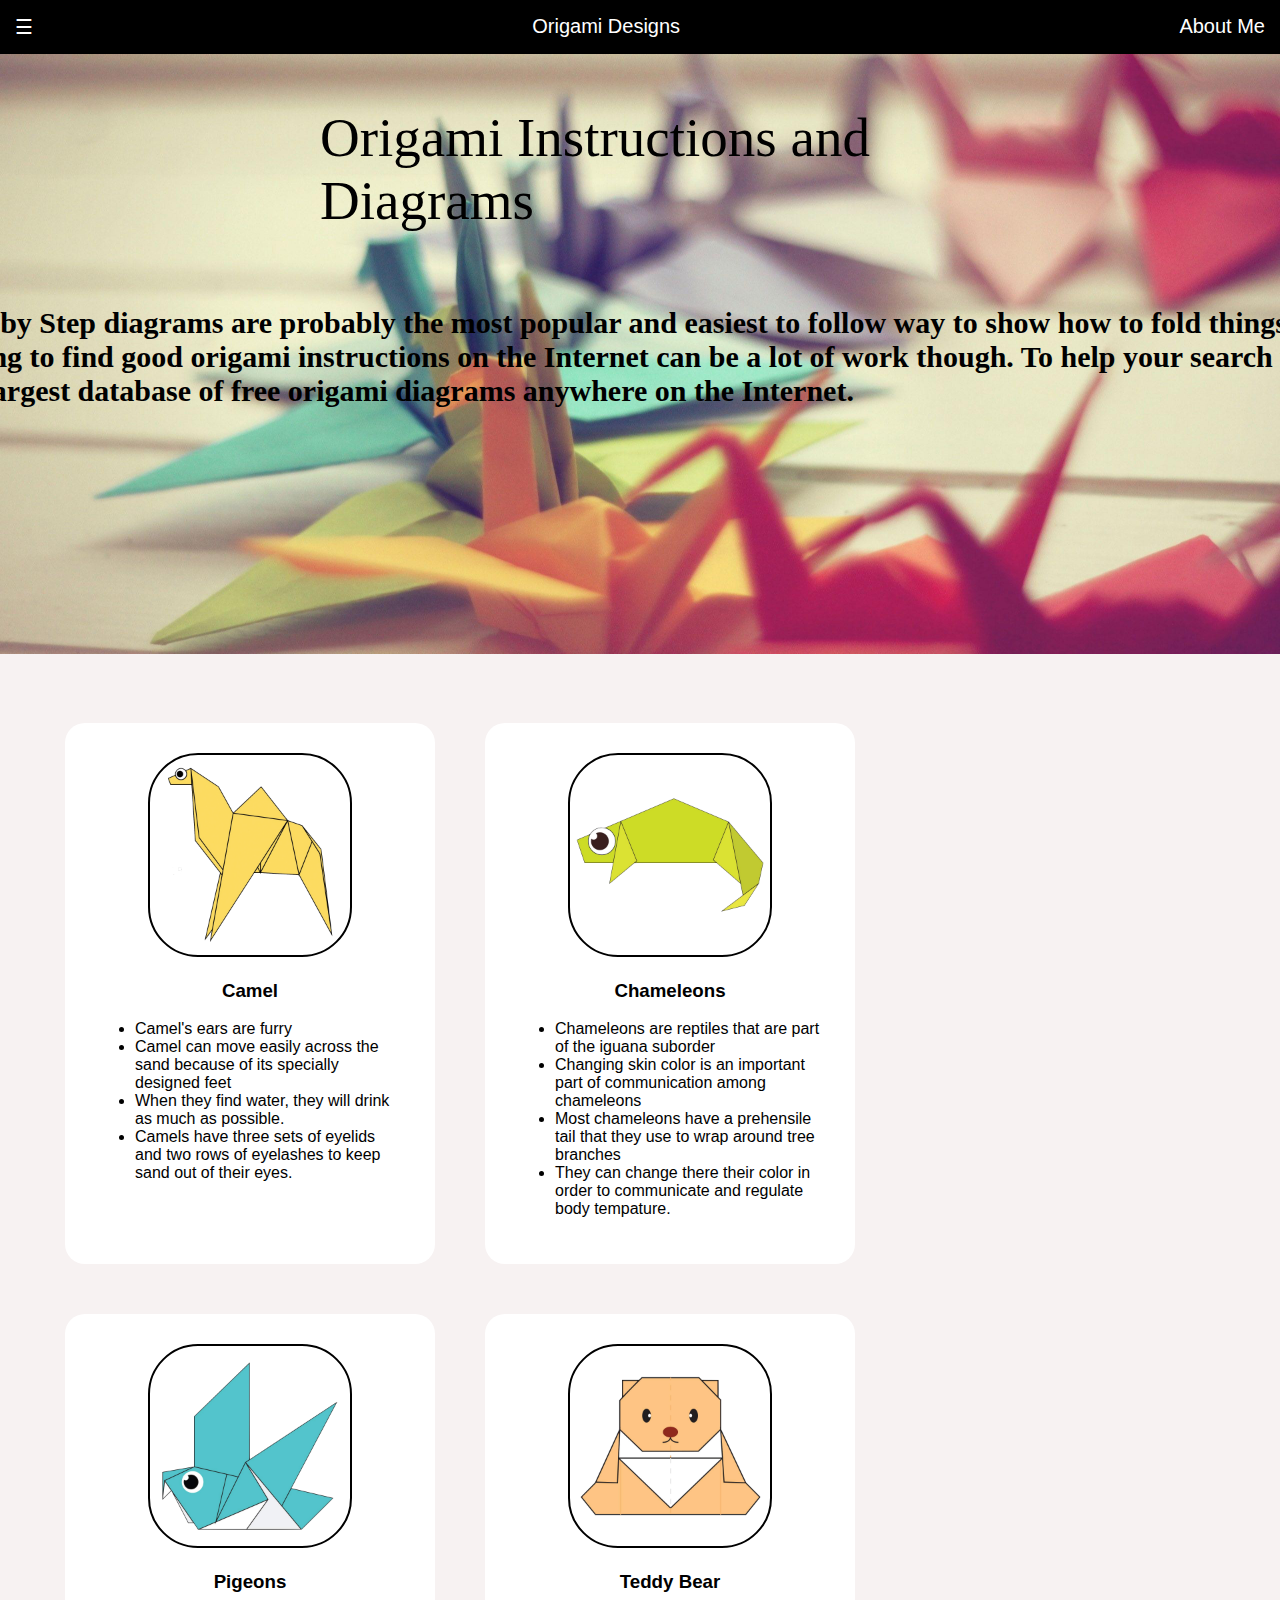
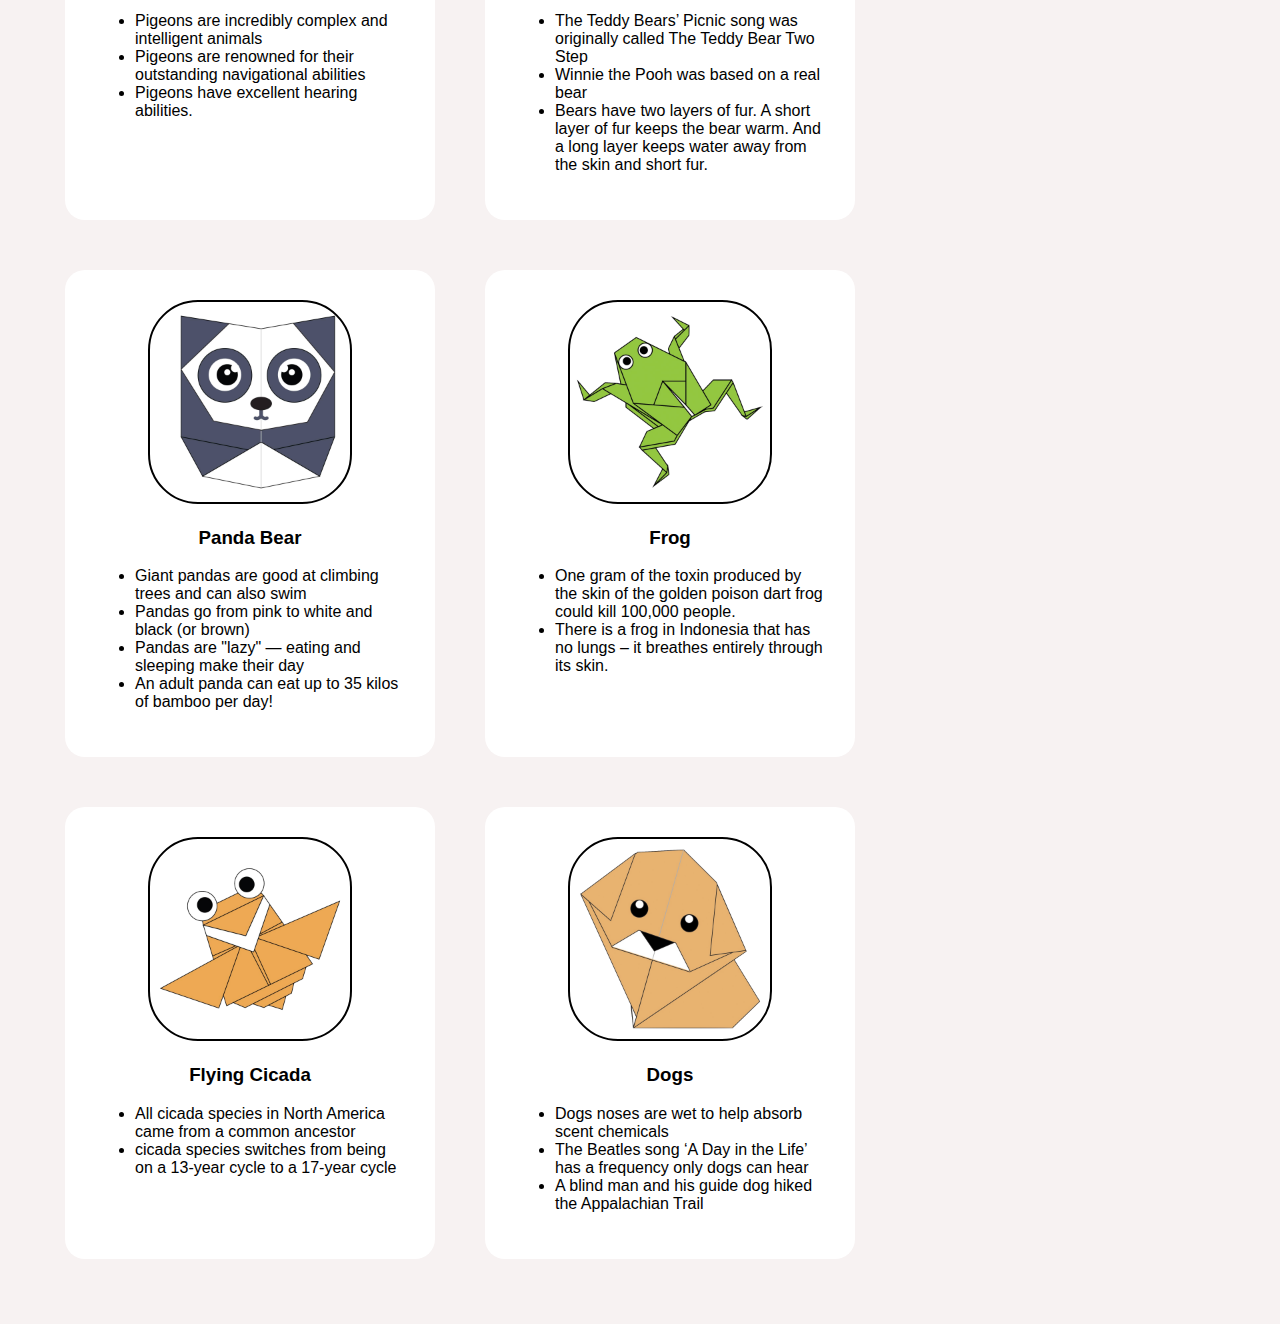
<file: index.html>
<!DOCTYPE html>
<html lang="en">
<head>
    <title>Origami Designs</title>
    <link rel="stylesheet" type="text/css" href="styles.css">
</head>
<body>
<div class="header">
    <div class="menu">
        <div ><a href ="#">☰</a></div>
        <div >Origami Designs</div>
        <div ><a href ="about.html">About Me</a></div>
    </div>
</div>
<div class ="bodyimg">
    <img src="origami.jpg" height="600px" width="100%">
    <p>
      Origami Instructions and Diagrams  
    </p>
    <h3><br>
    Step by Step diagrams are probably the most popular and easiest to follow way to show how to fold things out of paper. 
    Trying to find good origami instructions on the Internet can be a lot of work though. To help your search we’ve put
    together the largest database of free origami diagrams anywhere on the Internet.
    </h3>
</div>
<div class ="grid">
    <div class ="origami">
        <center>
        <a href ="http://origami.me/camel/"><img src="camel.png" width="200px" height="200px"></a>
        <h3> Camel </h3>
        </center>
        <p>
            <ul>
                <li>Camel's ears are furry</li>
                <li>Camel can move easily across the sand because of its specially designed feet</li>
                <li>When they find water, they will drink as much as possible.</li>
                <li>Camels have three sets of eyelids and two rows of eyelashes to keep sand out of their eyes.</li>
            </ul>
        </p>
        </div>
    <div class="origami">
        <center>
        <a href="http://origami.me/chameleon/"><img src="chameleon.png" width="200px" height="200px"></a>
        <h3> Chameleons </h3>
        </center>
        <p> 
            <ul>
                <li>Chameleons are reptiles that are part of the iguana suborder</li>
                <li>Changing skin color is an important part of communication among chameleons</li>
                <li>Most chameleons have a prehensile tail that they use to wrap around tree branches</li>
                <li>They can change there their color in order to communicate and regulate body tempature.</li>
            </ul>
        </p>
        </div>
    <div class="origami">
        <center>
        <a href="http://origami.me/pigeon/"><img src="pigeon.png" width="200px" height="200px"></a>
        <h3> Pigeons </h3>
        </center>
        <p>
        <ul>
            <li>Pigeons are incredibly complex and intelligent animals</li>
            <li>Pigeons are renowned for their outstanding navigational abilities</li>
            <li>Pigeons have excellent hearing abilities.</li>
        </ul>
        </p>
        </div>
    <div class="origami">
        <center>
        <a href="http://origami.me/teddy-bear/"><img src="teddy.png" width="200px" height="200px"></a>
        <h3> Teddy Bear </h3>
        </center>
        <p>
        <ul>
            <li>The Teddy Bears’ Picnic song was originally called The Teddy Bear Two Step</li>
            <li>Winnie the Pooh was based on a real bear</li>
            <li>Bears have two layers of fur. A short layer of fur keeps the bear warm. And a long layer keeps water away from the skin and short fur.</li>
        </ul>
        </p>
        </div>

    
    <div class="origami">
        <center>
            <a href="http://origami.me/panda/"><img src="panda.png" width="200px" height="200px"></a>
            <h3> Panda Bear </h3>
        </center>
        <p>
        <ul>
            <li>Giant pandas are good at climbing trees and can also swim</li>
            <li>Pandas go from pink to white and black (or brown)</li>
            <li>Pandas are "lazy" — eating and sleeping make their day</li>
            <li>An adult panda can eat up to 35 kilos of bamboo per day!</li>
        </ul>
        </p>
    </div>
    <div class="origami">
        <center>
            <a href ="http://origami.me/traditional-frog/"><img src="frog.png" width="200px" height="200px"></a>
            <h3> Frog </h3>
        </center>
        <p>
        <ul>
            <li>One gram of the toxin produced by the skin of the golden poison dart frog could kill 100,000 people.</li>
            <li>There is a frog in Indonesia that has no lungs – it breathes entirely through its skin.</li>
    
        </ul>
        </p>
    </div>
    <div class="origami">
        <center>
            <a href="http://origami.me/flying-cicada/"><img src="cicada.png" width="200px" height="200px"></a>
            <h3> Flying Cicada </h3>
        </center>
        <p>
        <ul>
            <li>All cicada species in North America came from a common ancestor</li>
            <li>cicada species switches from being on a 13-year cycle to a 17-year cycle</li>
        </ul>
        </p>
    </div>
    <div class="origami">
        <center>
           <a href="http://origami.me/puppy/"><img src="dog.png" width="200px" height="200px"></a>
            <h3> Dogs </h3>
        </center>
        <p>
        <ul>
            <li>Dogs noses are wet to help absorb scent chemicals</li>
            <li>The Beatles song ‘A Day in the Life’ has a frequency only dogs can hear</li>
            <li>A blind man and his guide dog hiked the Appalachian Trail</li>
        </ul>
        </p>
    </div>
    

</div>
</body>
</html>
</file>
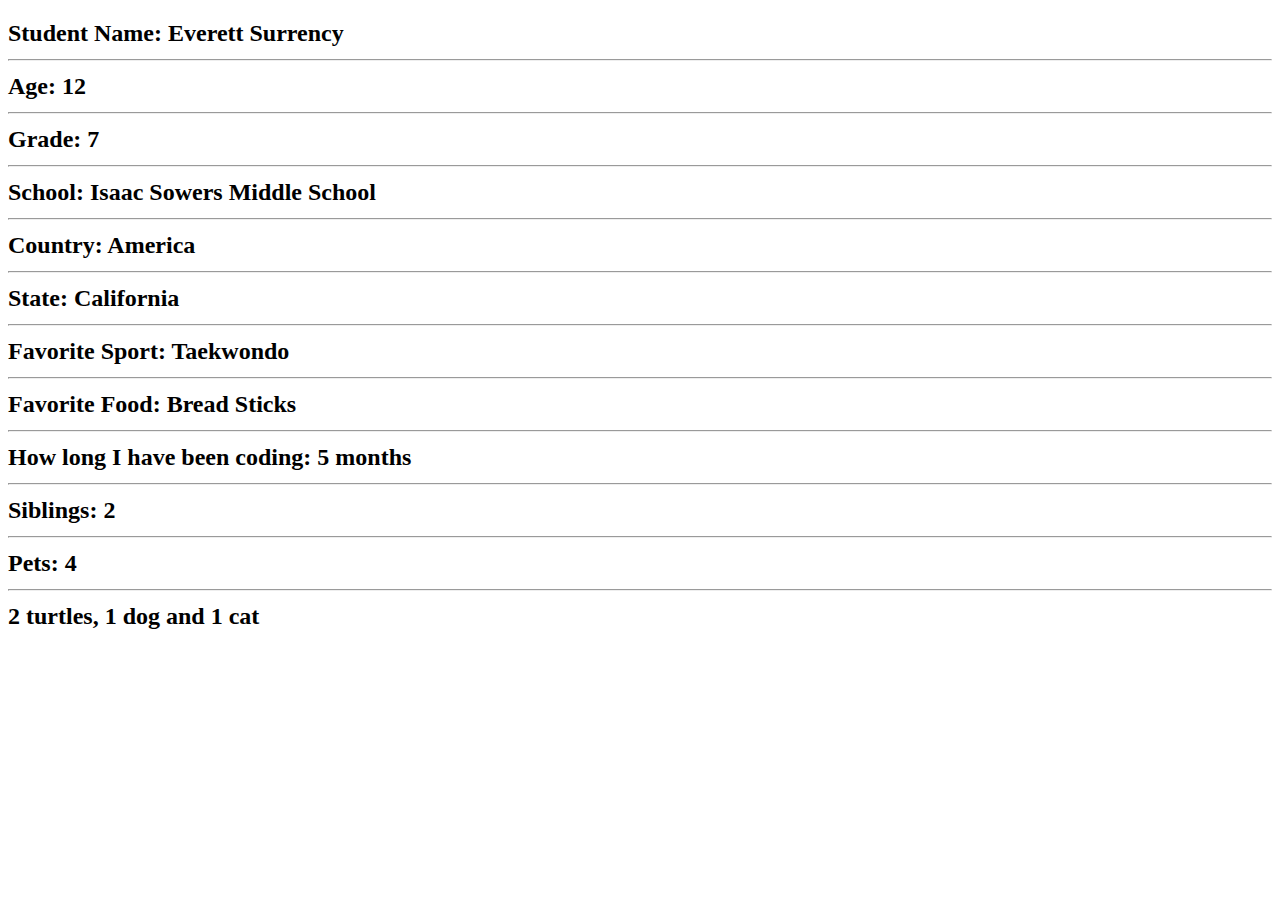
<file: about.html>
<!DOCTYPE html><html>
    <h2>
        <text>Student Name: Everett Surrency</text>
        <hr>
        <text>Age: 12</text>
        <hr>
        <text>Grade: 7</text>
        <hr>
        <text>School: Isaac Sowers Middle School</text>
        <hr>
        <text>Country: America</text>
        <hr>
        <text>State: California</text>
        <hr>
        <text>Favorite Sport: Taekwondo</text>
        <hr>
        <text>Favorite Food: Bread Sticks</text>
        <hr>
        <text>How long I have been coding: 5 months</text>
        <hr>
        <text>Siblings: 2</text>
        <hr>
        <text>Pets: 4</text>
        <hr>
        <text>2 turtles, 1 dog and 1 cat</text>
    </h2>

</html>
</file>
<file: styles.css>
.menu{
    display: flex;
    justify-content: space-between;
    background-color: black;
    padding: 15px;
    font-size: 20px;
    font-family: sans-serif;
    font-weight: 400;
    color: #ffffff;
}

body{
    margin: 0px;
    background-color:#f7f2f2;
    
}

a{
    text-decoration: none;
}

a:link{
    color:white;
}

a:visited{
    color:white;
}

.bodyimg{
    position: relative;
}

.bodyimg p{
    color:#000000;
    font-size: 55px;
    font-family: 'Times New Roman';
    position: absolute;
    top:10%;
    left:50%;
    transform: translate(-50%,-50%);
}

.bodyimg h3{
    color:#000000;
    font-family: 'Times New Roman';
    font-size: 30px;
    width: 1600px;
    position: absolute;
    top:40%;
    left:45%;
    transform: translate(-40%, -40%);
}

.grid{
    display: flex;
    flex-wrap: wrap;
    margin: 40px;
    font-family: 'Times New Roman';
    
}

.grid img{
    border: 2px solid black;
    border-radius: 50px;
}

.origami {
    
    border-radius: 20px;
    background-color: #ffffff;
    padding: 30px;
    margin: 25px;
    width:310px;
    font-family: Arial;
}

.origami:hover{
    transform: scale(1.18);
}
</file>
